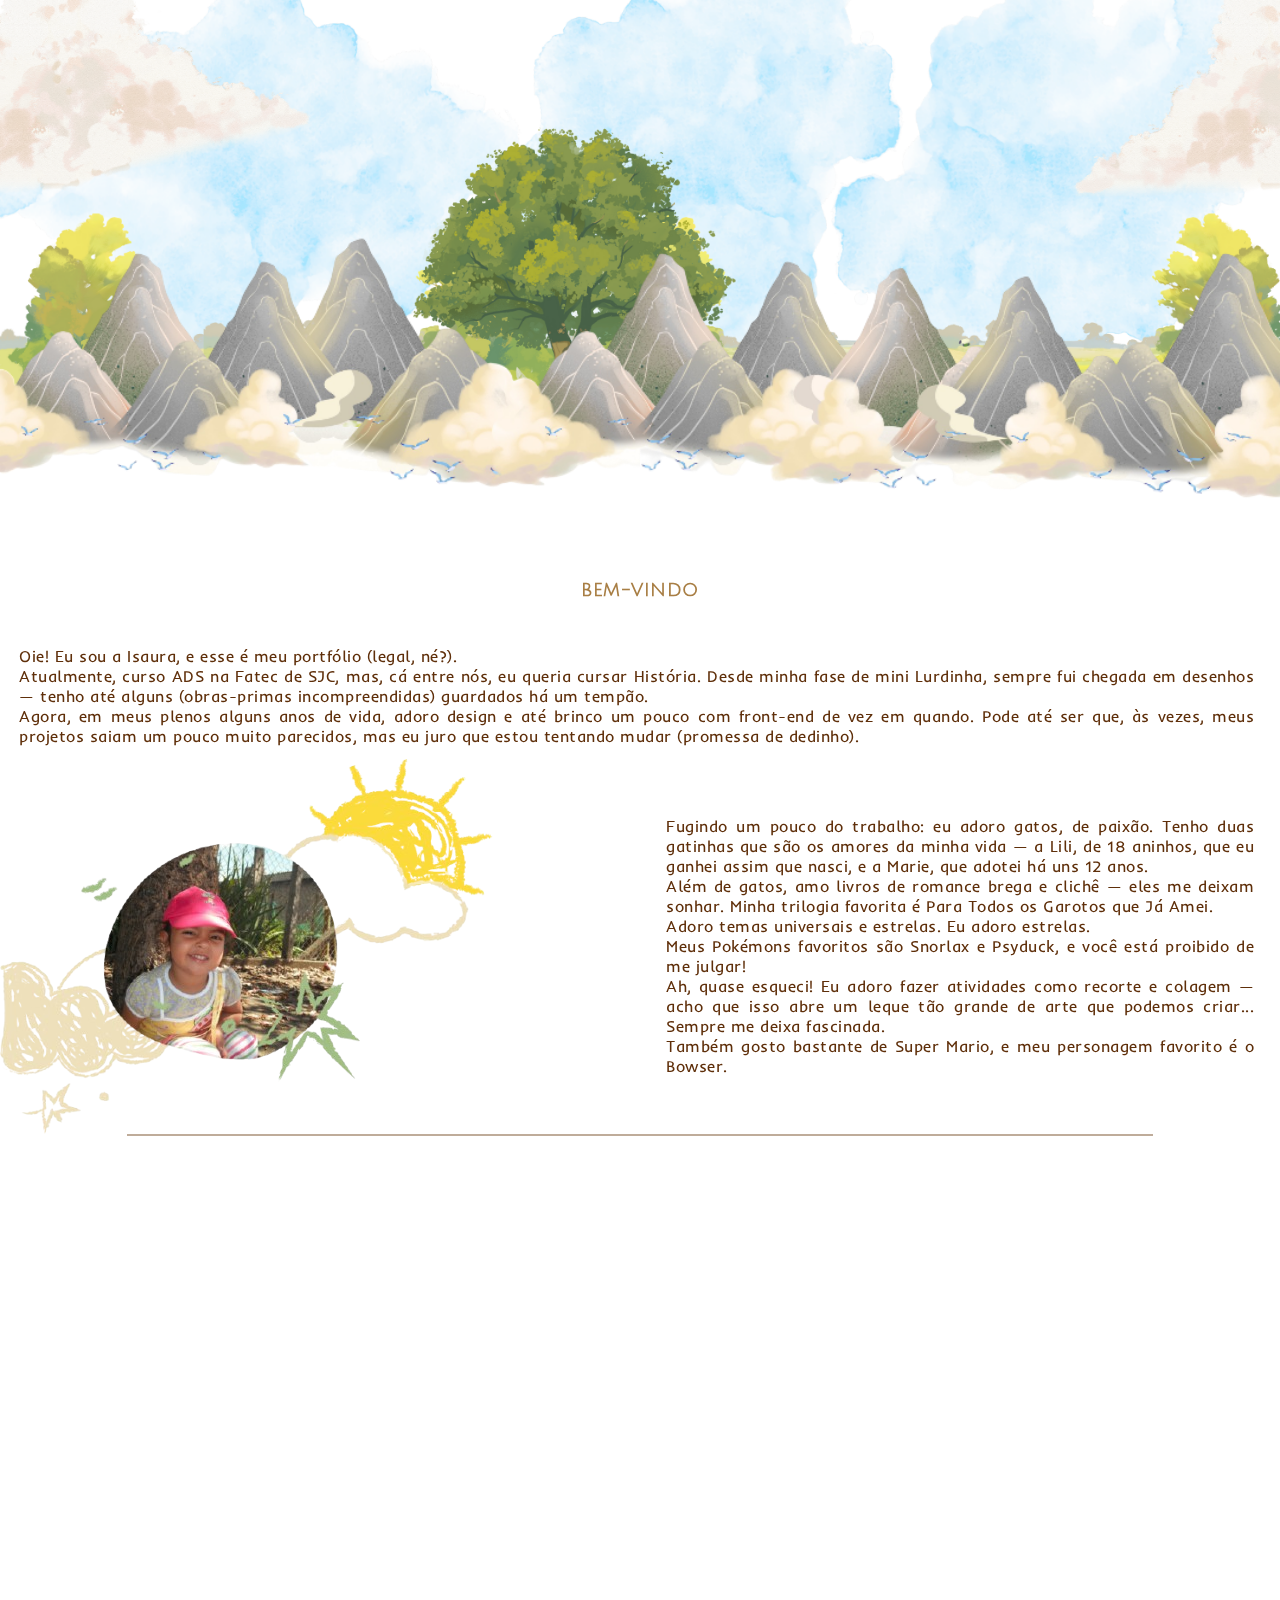
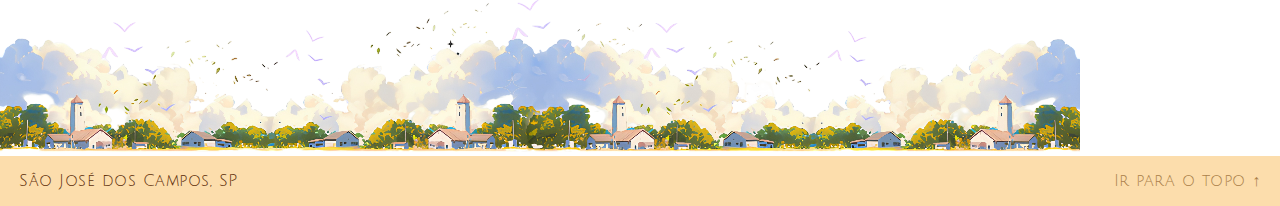
<file: public/index.html>
<!DOCTYPE html>
<html lang="en">

<head>
    <meta charset="UTF-8">
    <meta name="viewport" content="width=device-width, initial-scale=1.0">
    <title>IL Space</title>
    <link rel="stylesheet" href="./css/about.css">
    <link rel="stylesheet" href="./css/certificates.css">
    <link rel="stylesheet" href="./css/chart.css">
    <link rel="stylesheet" href="./css/contact.css">
    <link rel="stylesheet" href="./css/curiosities.css">
    <link rel="stylesheet" href="./css/curriculum.css">
    <link rel="stylesheet" href="./css/footer.css">
    <link rel="stylesheet" href="./css/godzilla.css">
    <link rel="stylesheet" href="./css/header.css">
    <link rel="stylesheet" href="./css/projects.css">
    <link rel="stylesheet" href="./css/skills.css">
    <link rel="stylesheet" href="./css/style.css">
    <link rel="stylesheet" href="https://cdnjs.cloudflare.com/ajax/libs/font-awesome/6.5.0/css/all.min.css">
    <link rel="stylesheet" href="https://unpkg.com/aos@next/dist/aos.css" />
    <link rel="icon" href="./img/icon.png" type="image/png">
</head>
<body>
    <div class="img-container">
        <img src="./img/header.png" alt="header_background" class="header-img">
    </div>
    <div class="mountain-container">
        <img src="./img/mountains.png" alt="header-mountains" class="header-mountains">
    </div>
    <header class="header_background" id="header">
        <div class="header">
            <nav id="top">
                <a href="#about" class="header-btn">sobre mim </a>
                <p id="divider">|</p>
                <a href="#portfolio" class="header-btn">portfólio </a>
                <p id="divider">|</p>
                <a href="#contact" class="header-btn">contato </a>
            </nav>
        </div>
    </header>
    <main>
        <section id="about" data-aos="fade-up" data-aos-delay="100" data-aos-duration="1000">
            <h1 class="greeting">bem-vindo</h1>
            <p class="about_1">
                Oie! Eu sou a Isaura, e esse é meu portfólio (legal, né?).
                <br>
                Atualmente, curso ADS na Fatec de SJC, mas, cá entre nós, eu queria cursar História.
                Desde minha fase de mini Lurdinha, sempre fui chegada em desenhos — tenho até alguns (obras-primas
                incompreendidas) guardados há um tempão.
                <br>
                Agora, em meus plenos alguns anos de vida, adoro design e até brinco um pouco com front-end de vez em
                quando.
                Pode até ser que, às vezes, meus projetos saiam um pouco muito parecidos, mas eu juro que estou tentando
                mudar (promessa de dedinho).
            </p>
            <div class="about_container">
                <img src="./img/me.png" alt="me">
                <p class="about_2">
                    Fugindo um pouco do trabalho: eu adoro gatos, de paixão.
                    Tenho duas gatinhas que são os amores da minha vida — a Lili, de 18 aninhos, que eu ganhei assim que
                    nasci, e a Marie, que adotei há uns 12 anos.
                    <br>
                    Além de gatos, amo livros de romance brega e clichê — eles me deixam sonhar.
                    Minha trilogia favorita é Para Todos os Garotos que Já Amei.
                    <br>
                    Adoro temas universais e estrelas. Eu adoro estrelas.
                    <br>
                    Meus Pokémons favoritos são Snorlax e Psyduck, e você está proibido de me julgar!
                    <br>
                    Ah, quase esqueci! Eu adoro fazer atividades como recorte e colagem — acho que isso abre um leque
                    tão grande de arte que podemos criar...
                    Sempre me deixa fascinada.
                    <br>
                    Também gosto bastante de Super Mario, e meu personagem favorito é o Bowser.
                </p>
            </div>
        </section>
        <hr>
        <section data-aos="fade-up" data-aos-delay="100" data-aos-duration="1000">
            <div class="images_container">
                <div class="img_box">
                    <img src="./img/5.png" alt="Imagem 1">
                    <img src="./img/4.png" alt="Imagem 2">
                    <img src="./img/2.png" alt="Imagem 3">
                    <div class="godzilla-container">
                        <img id="triggerImage" src="./img/3.png" alt="Clique aqui">
                    </div>
                    <div id="godzillaModal" class="godzilla-modal">
                        <div class="godzilla-content">
                            <img id="godzillaImage" src="./img/godzilla.png" alt="Godzilla">
                            <div class="smoke"></div>
                        </div>
                    </div>

                    <audio id="roarSound" src="./sound/godzilla-2021-roar.mp3" preload="auto"></audio>
                    <img src="./img/1.png" alt="Imagem 5">
                </div>
            </div>
        </section>
        <section data-aos="fade-up" data-aos-delay="100" data-aos-duration="1000">
            <div class="skills_container">
                <div class="skills_block">
                    <h3>coder</h3>
                    <p>Desenvolvimento Front-end</p>
                    <p>HTML/CSS</p>
                    <p>JavaScript</p>
                </div>
                <img src="./img/skills_cat.png" alt="cat" class="skills_cat">
                <div class="skills_block">
                    <h3>designer</h3>
                    <p>UI design</p>
                    <p>UX design</p>
                    <p>Identidade de marca</p>
                </div>
            </div>
        </section>
        <hr class="skills_hr" />
        <section class="curiosities_section" data-aos="fade-up" data-aos-delay="100" data-aos-duration="1000">
            <h1 class="curiosities">curiosidades</h1>
            <div class="grid_curiosities">
                <div class="flowers-container">
                    <img src="./img/curiosities-flowers.png" alt="flowers petals" class="flowers" id="flower_top">
                </div>
                <div class="curiosities_list">
                    <p>Eu adoro estrelas</p>
                    <p>Eu não sei qual é minha cor favorita</p>
                    <p>Gosto de 'Grandmacore'</p>
                    <p>Eu bebo muito chá</p>
                    <p>Eu amo preparar doces</p>
                    <p>Passear em livrarias é um hobby para mim</p>
                    <p>Eu tenho um scrapbook</p>
                </div>
            </div>
        </section>
        <hr>
        <section data-aos="fade-up" data-aos-delay="100" data-aos-duration="1000">
            <h1 class="my_skills">minhas habilidades</h1>
            <div class="center-wrapper">
                <div class="chart-container">
                    <div class="y-axis">
                        <div class="y-value">supernova</div>
                        <div class="y-value">cataclísmica</div>
                        <div class="y-value">estrela</div>
                        <div class="y-value">cosmos</div>
                    </div>
                    <div class="bars">
                        <div class="bar bar1" style="--value: 200px">
                            <p>90%</p>
                            Figma
                        </div>
                        <div class="bar bar2" style="--value: 220px">
                            <p>95%</p>
                            Amar estrelas
                        </div>
                        <div class="bar bar3" style="--value: 170px">
                            <p>70%</p>
                            Javascript
                        </div>
                        <div class="bar bar4" style="--value: 240px">
                            <p>97%</p>
                            Design
                        </div>
                    </div>
                </div>
            </div>
        </section>
        <section id="portfolio" data-aos="fade-up" data-aos-delay="100" data-aos-duration="1000">
            <div class="divider-img-chart">
                <img src="./img/flowers-divider.png" alt="flowers-divider" class="divider-img1">
                <img src="./img/flowers-divider.png" alt="flowers-divider" class="divider-img2">
            </div>
            <h1 class="portfolio">portfólio</h1>
            <h2 id="subtitle">Aqui ficam os projetos que eu já fiz. Dá uma olhada.</h2>
            <p>
                Esses são alguns dos projetos que já realizei, atuando tanto sozinha quanto em grupo.
                Meu foco é, como já disse antes, no design e na criação de identidade visual — mas quem disse que eu não
                posso desenvolver também?
            </p>
            <div class="projects-container">
                <div class="projects">
                    <div class="card" onclick="openModal('modal1')">
                        <img src="./img/siraas.png" alt="SIRAAS">
                    </div>
                    <div class="card" onclick="openModal('modal2')">
                        <img src="./img/inova.png" alt="Inova Apps" class="modal-inova-img">
                    </div>
                    <div class="card" onclick="openModal('modal3')">
                        <img src="./img/mental-mentor.png" alt="Mental Mentor">
                    </div>
                </div>
                <div id="modal1" class="modal">
                    <div class="modal-content">
                        <span class="close" onclick="closeModal('modal1')">&times;</span>
                        <iframe src="./pages/siraas.html" frameborder="0"></iframe>
                    </div>
                </div>
                <div id="modal2" class="modal">
                    <div class="modal-content">
                        <span class="close" onclick="closeModal('modal2')">&times;</span>
                        <iframe src="./pages/inova.html" frameborder="0"></iframe>
                    </div>
                </div>
                <div id="modal3" class="modal">
                    <div class="modal-content">
                        <span class="close" onclick="closeModal('modal3')">&times;</span>
                        <iframe src="./pages/mental-mentor.html" frameborder="0"></iframe>
                    </div>
                </div>
            </div>
        </section>
        <hr>
        <section data-aos="fade-up" data-aos-delay="100" data-aos-duration="1000">
            <h1 class="curriculum">cv</h1>
            <div class="box-container" id="cvBox">
                <iframe src="./docs/Isaura de Lourdes Pereira BAtista.pdf"></iframe>
                <div class="box-toggle" onclick="toggleBox()">▼ Ver mais</div>
            </div>
            <h1 class="certificates">certificações</h1>
            <h2 id="certificates-subtitle">Esses são alguns dos certificados de cursos que eu ja fiz.</h2>
            <div class="certificates">
                <img src="./docs/certificado-git.png" alt="certificado-git" id="certificates-img">
            </div>
        </section>
        <hr>
        <section id="contact" data-aos="fade-up" data-aos-delay="100" data-aos-duration="1000">
            <div class="contact-divider-container">
                <img src="./img/contact-divider1.png" alt="contact-divider" class="contact-divider">
                <img src="./img/contact-divider2.png" alt="contact-divider" class="contact-divider">
            </div>
            <h1 class="talk_with_me">fale comigo</h1>
            <p>
                Se você gostou muito do meu portfólio e quer entrar em contato comigo, podemos conversar por qualquer
                uma das redes sociais abaixo.
                Mas, se você for do tipo tradicional, pode de mandar um e-mail, não tem problema.
            </p>
            <nav class="social_media">
                <a href="https://www.linkedin.com/in/isaura-de-lourdes-0561742aa/" target="_blank">
                    <i class="fab fa-linkedin linkedin" id="icon"></i>
                </a>
                <a href="https://github.com/sunrhse" target="_blank">
                    <i class="fab fa-github github" id="icon"></i>
                </a>
                <a href="https://www.instagram.com/sunrhse/" target="_blank">
                    <i class="fab fa-instagram instagram" id="icon"></i>
                </a>
            </nav>
            <h2 class="send_email">me mande um email</h2>
            <form action="https://formsubmit.co/isauralourdes23@gmail.com" method="post" class="email_form">
                <input type="text" name="name" id="name" placeholder="Nome:" required>
                <input type="email" name="email" id="email" placeholder="E-mail:" required>
                <input type="text" name="msg" id="msg" placeholder="Mensagem:" required>
                <input type="submit" value="Enviar" name="btn-send" id="btn-send" class="btn-send">
            </form>
        </section>
    </main>
    <footer>
        <img src="./img/footer.png" alt="footer-background" class="footer-img">
        <div class="footer">
            <p style="font-family: 'Julius Sans One'; letter-spacing: 0.5px;">Sâo José dos Campos, SP</p>
            <a href="#top">Ir para o topo ↑</a>
        </div>
    </footer>

    <script src="https://unpkg.com/aos@next/dist/aos.js"></script>
    <script>
        AOS.init();
    </script>
    <script src="./js/script.js"></script>
</body>
</html>
</file>
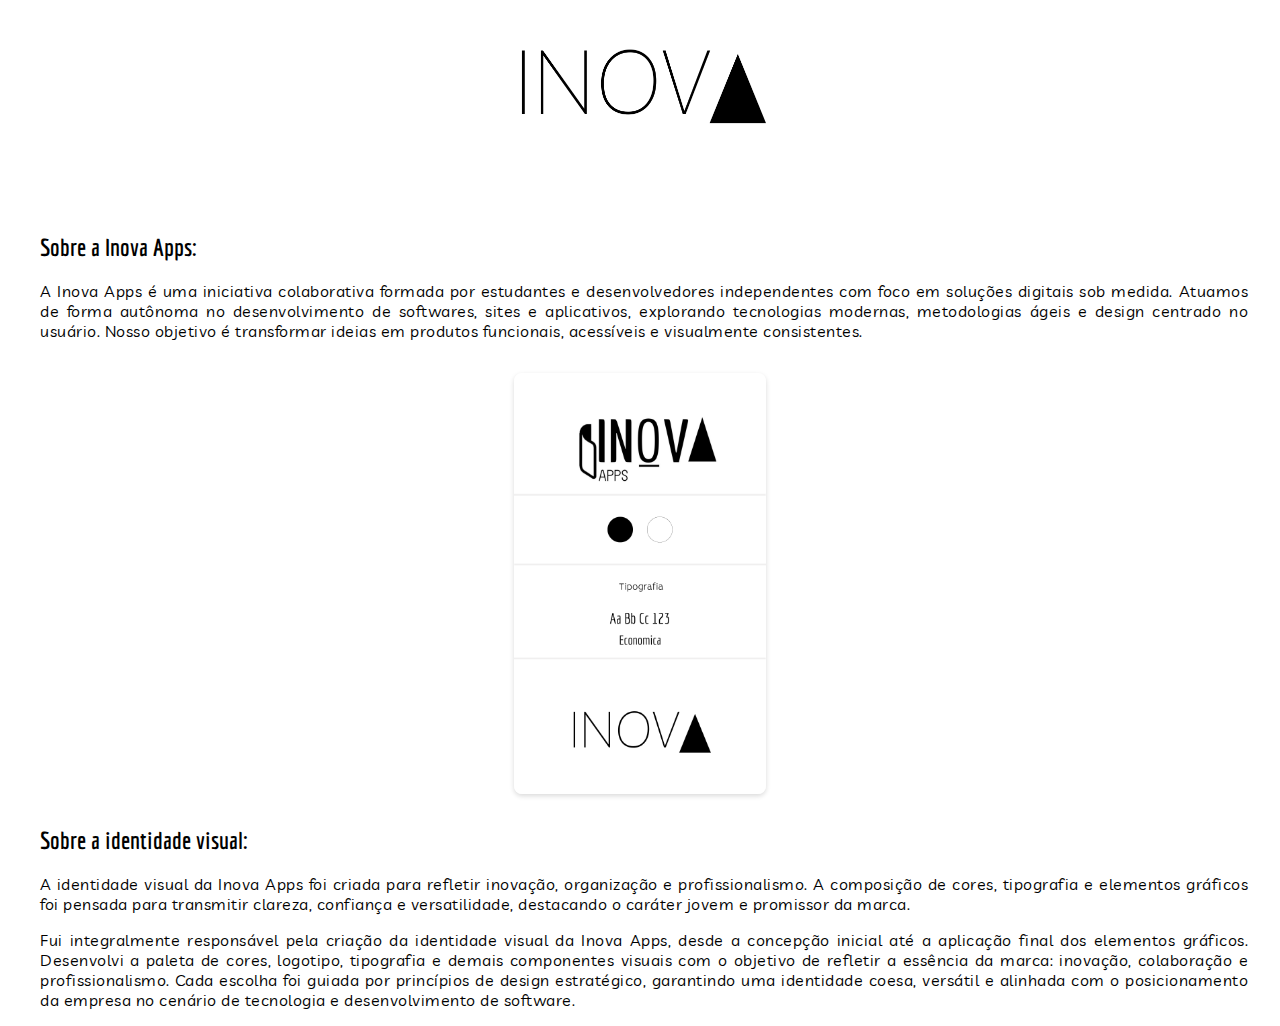
<file: public/pages/inova.html>
<!DOCTYPE html>
<html lang="en">
<head>
    <meta charset="UTF-8">
    <meta name="viewport" content="width=device-width, initial-scale=1.0">
    <title>Inova Apps</title>
    <link rel="stylesheet" href="../css/pages-inova.css">
</head>
<body>
    <header>
        <div class="logo-container">
            <img src="../img/inova apps (1).png" alt="inova-logo" class="inova-logo">
        </div>
    </header>
    <section>
        <h2>Sobre a Inova Apps:</h2>
        <p>
            A Inova Apps é uma iniciativa colaborativa formada por estudantes e desenvolvedores independentes com foco em soluções digitais sob medida.
            Atuamos de forma autônoma no desenvolvimento de softwares, sites e aplicativos, explorando tecnologias modernas, metodologias ágeis e design centrado no usuário.
            Nosso objetivo é transformar ideias em produtos funcionais, acessíveis e visualmente consistentes.
        </p>
    </section>
    <div class="img-container">
        <img src="../img/inova-identity.png" alt="inova-identity" class="inova-identity">
    </div>
    <section>
        <h2>Sobre a identidade visual:</h2>
        <p>
            A identidade visual da Inova Apps foi criada para refletir inovação, organização e profissionalismo.
            A composição de cores, tipografia e elementos gráficos foi pensada para transmitir clareza, confiança e versatilidade, destacando o caráter jovem e promissor da marca.
        </p>
        <p>
            Fui integralmente responsável pela criação da identidade visual da Inova Apps, desde a concepção inicial até a aplicação final dos elementos gráficos.
            Desenvolvi a paleta de cores, logotipo, tipografia e demais componentes visuais com o objetivo de refletir a essência da marca: inovação, colaboração e profissionalismo.
            Cada escolha foi guiada por princípios de design estratégico, garantindo uma identidade coesa, versátil e alinhada com o posicionamento da empresa no cenário de tecnologia e desenvolvimento de software.
        </p>
    </section>
</body>
</html>
</file>
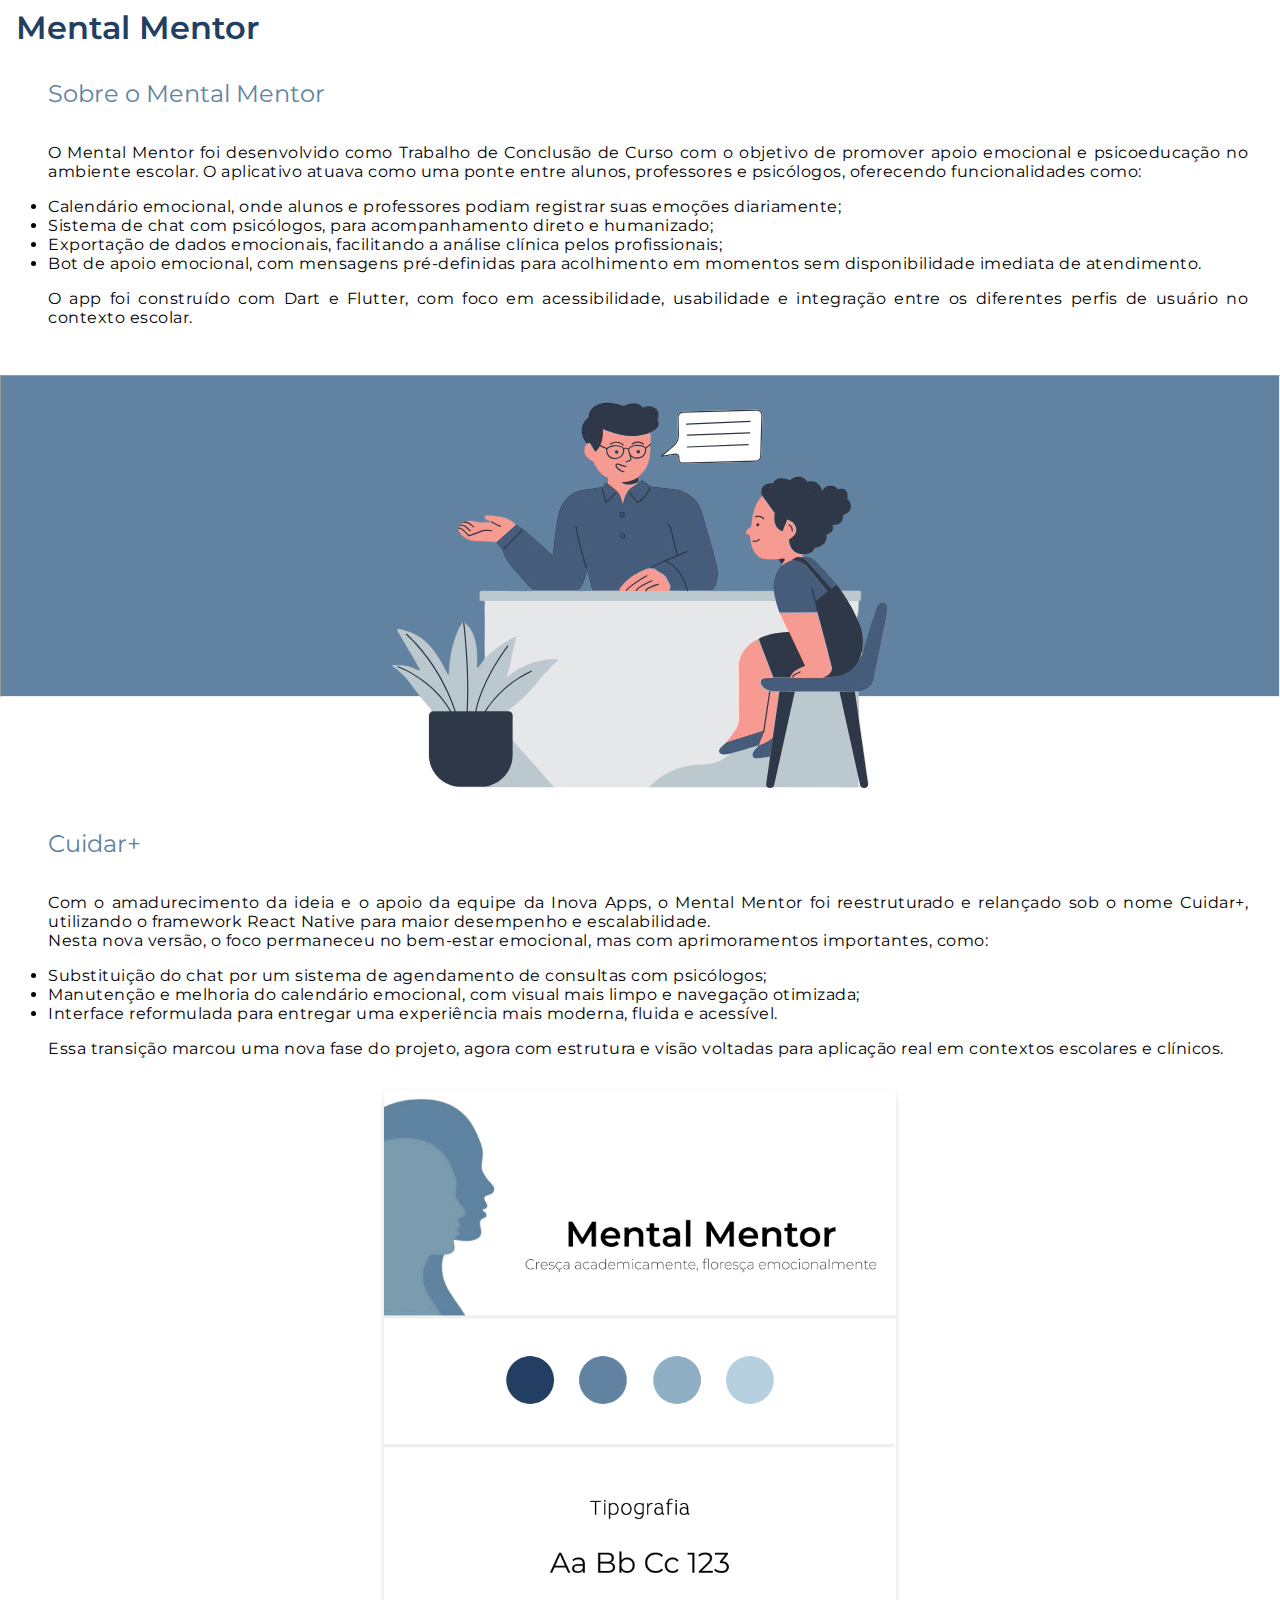
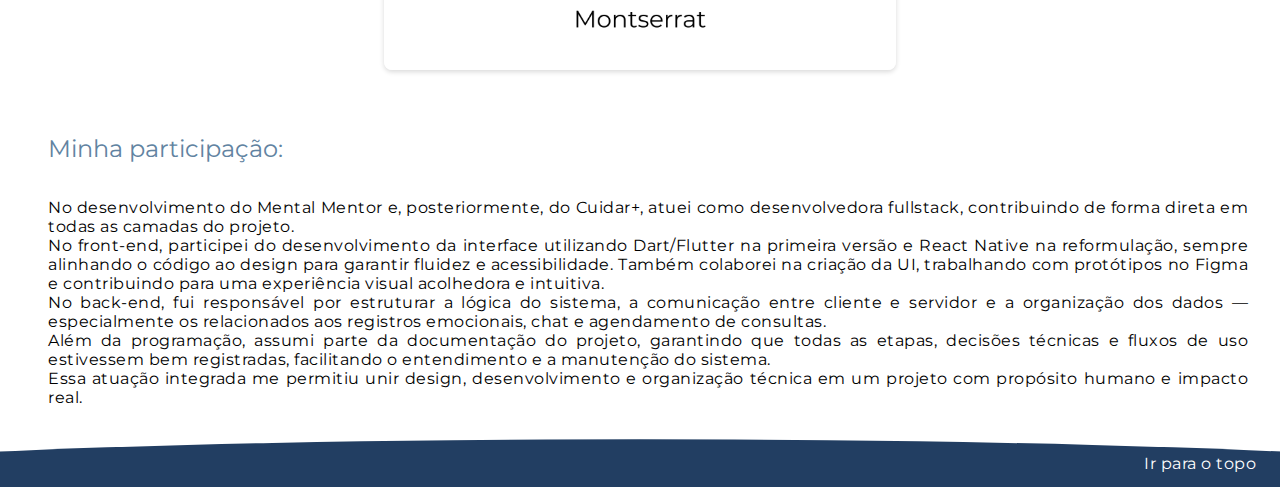
<file: public/pages/mental-mentor.html>
<!DOCTYPE html>
<html lang="en">
<head>
    <meta charset="UTF-8">
    <meta name="viewport" content="width=device-width, initial-scale=1.0">
    <link rel="stylesheet" href="../css/pages-mental-mentor.css">
    <title>Mental Mentor</title>
</head>
<body>
    <header id="mm-header">
        <h1>Mental Mentor</h1>
    </header>
    <section>
        <h2 class="about">Sobre o Mental Mentor</h2>
        <p>O Mental Mentor foi desenvolvido como Trabalho de Conclusão de Curso com o objetivo de promover apoio emocional e psicoeducação no ambiente escolar.
            O aplicativo atuava como uma ponte entre alunos, professores e psicólogos, oferecendo funcionalidades como:</p>
        <ul>
            <li>Calendário emocional, onde alunos e professores podiam registrar suas emoções diariamente;</li>
            <li>Sistema de chat com psicólogos, para acompanhamento direto e humanizado;</li>
            <li>Exportação de dados emocionais, facilitando a análise clínica pelos profissionais;</li>
            <li>Bot de apoio emocional, com mensagens pré-definidas para acolhimento em momentos sem disponibilidade imediata de atendimento.</li>
        </ul>
        <p>O app foi construído com Dart e Flutter, com foco em acessibilidade, usabilidade e integração entre os diferentes perfis de usuário no contexto escolar.</p>
    </section>
    <hr id="divider">
    <div class="img-container">
        <img src="../img/mental-character.png" alt="mm-character" class="mm-character">
    </div>
    <section>
        <h2 class="about" id="cuidar">Cuidar+</h2>
        <p>Com o amadurecimento da ideia e o apoio da equipe da Inova Apps, o Mental Mentor foi reestruturado e relançado sob o nome Cuidar+, utilizando o framework React Native para maior desempenho e escalabilidade.</p>
        <p>Nesta nova versão, o foco permaneceu no bem-estar emocional, mas com aprimoramentos importantes, como:</p>
        <ul>
            <li>Substituição do chat por um sistema de agendamento de consultas com psicólogos;</li>
            <li>Manutenção e melhoria do calendário emocional, com visual mais limpo e navegação otimizada;</li>
            <li>Interface reformulada para entregar uma experiência mais moderna, fluida e acessível.</li>
        </ul>
        <p>Essa transição marcou uma nova fase do projeto, agora com estrutura e visão voltadas para aplicação real em contextos escolares e clínicos.</p>
    </section>
    <div class="identity-container">
        <img src="../img/mm-identity.png" alt="mm-identity" class="mm-identity">
    </div>
    <section id="part">
        <h2 class="part">Minha participação: </h2>
        <p>No desenvolvimento do Mental Mentor e, posteriormente, do Cuidar+, atuei como desenvolvedora fullstack, contribuindo de forma direta em todas as camadas do projeto.</p>
        <p>No front-end, participei do desenvolvimento da interface utilizando Dart/Flutter na primeira versão e React Native na reformulação, sempre alinhando o código ao design para garantir fluidez e acessibilidade.
            Também colaborei na criação da UI, trabalhando com protótipos no Figma e contribuindo para uma experiência visual acolhedora e intuitiva.</p>
        <p>No back-end, fui responsável por estruturar a lógica do sistema, a comunicação entre cliente e servidor e a organização dos dados — especialmente os relacionados aos registros emocionais, chat e agendamento de consultas.</p>
        <p>Além da programação, assumi parte da documentação do projeto, garantindo que todas as etapas, decisões técnicas e fluxos de uso estivessem bem registradas, facilitando o entendimento e a manutenção do sistema.</p>
        <p>Essa atuação integrada me permitiu unir design, desenvolvimento e organização técnica em um projeto com propósito humano e impacto real.</p>
    </section>
    <footer>
        <a href="#mm-header">
            <p>Ir para o topo</p>
        </a>
    </footer>
</body>
</html>
</file>
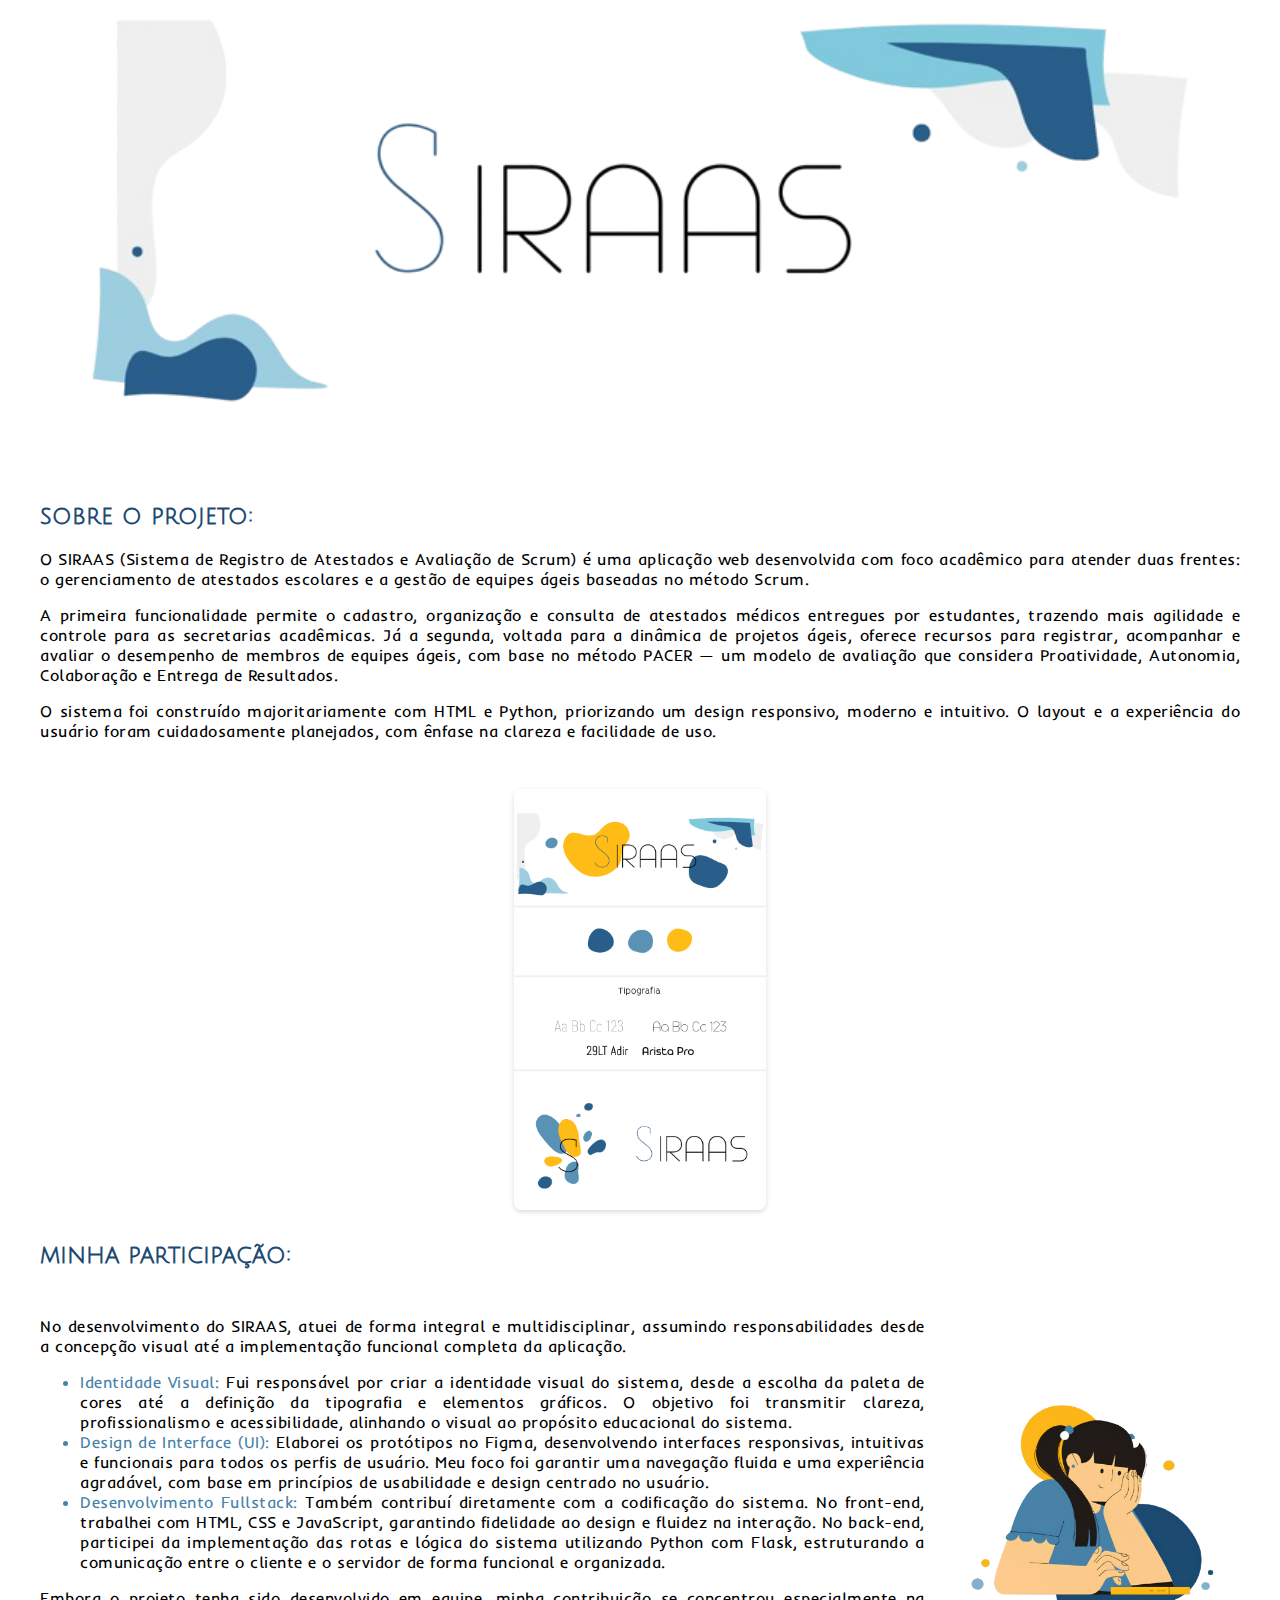
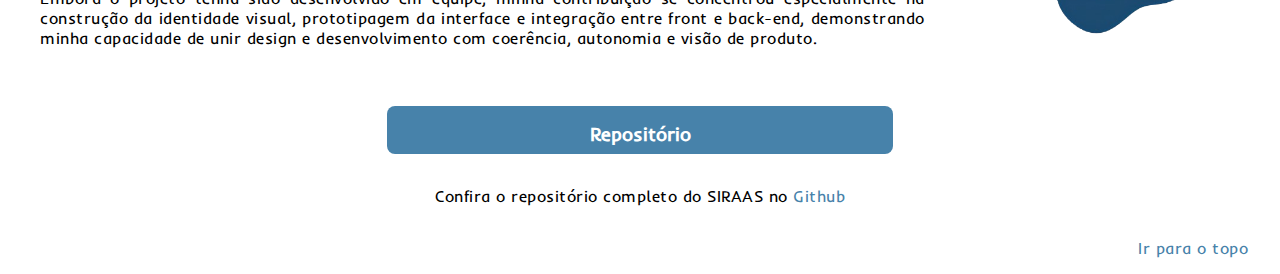
<file: public/pages/siraas.html>
<!DOCTYPE html>
<html lang="en">

<head>
    <meta charset="UTF-8">
    <meta name="viewport" content="width=device-width, initial-scale=1.0">
    <title>SIRAAS</title>
    <link rel="stylesheet" href="../css/pages-siraas.css">
</head>

<body>
    <header id="siraas-header">
        <img src="../img/siraas-logo.png" alt="sirass-logo" class="header-img">
    </header>
    <section>
        <div class="proj-container">
        <h2>sobre o projeto:</h2>
        <div class="proj-text">
        <p>
            O SIRAAS (Sistema de Registro de Atestados e Avaliação de Scrum) é uma aplicação web desenvolvida com foco
            acadêmico para atender duas frentes:
            o gerenciamento de atestados escolares e a gestão de equipes ágeis baseadas no método Scrum.
        </p>
        <p>
            A primeira funcionalidade permite o cadastro, organização e consulta de atestados médicos entregues por
            estudantes, trazendo mais agilidade e controle para as secretarias acadêmicas.
            Já a segunda, voltada para a dinâmica de projetos ágeis, oferece recursos para registrar, acompanhar e
            avaliar o desempenho de membros de equipes ágeis, com base no método PACER — um modelo de avaliação que
            considera Proatividade, Autonomia, Colaboração e Entrega de Resultados.
        </p>
        <p>
            O sistema foi construído majoritariamente com HTML e Python, priorizando um design responsivo, moderno e
            intuitivo.
            O layout e a experiência do usuário foram cuidadosamente planejados, com ênfase na clareza e facilidade de
            uso.
        </p>
        </div>
    </div>
    </section>
    <div class="proj-img-container">
        <img src="../img/siraas-identity.png" alt="siraas-identity" class="siraas-identity">
    </div>
    <section>
        <div part-container>
            <h2 class="part-title">minha participação:</h2>
            <div class="row-container">
            <div class="part-text">
                <p>
                    No desenvolvimento do SIRAAS, atuei de forma integral e multidisciplinar, assumindo
                    responsabilidades
                    desde a concepção visual até a implementação funcional completa da aplicação.
                </p>
                <div class="list-container">
                    <ul>
                        <li>
                            <span class="list-title">Identidade Visual:</span>
                            Fui responsável por criar a identidade visual do sistema, desde a escolha
                            da
                            paleta de cores até a definição da tipografia e elementos gráficos.
                            O objetivo foi transmitir clareza, profissionalismo e acessibilidade, alinhando o visual ao
                            propósito educacional do sistema.
                        </li>
                        <li>
                            <span class="list-title">Design de Interface (UI):</span>
                            Elaborei os protótipos no Figma, desenvolvendo interfaces
                            responsivas,
                            intuitivas e funcionais para todos os perfis de usuário.
                            Meu foco foi garantir uma navegação fluida e uma experiência agradável, com base em
                            princípios
                            de usabilidade e design centrado no usuário.
                        </li>
                        <li>
                            <span class="list-title">Desenvolvimento Fullstack:</span>
                            Também contribuí diretamente com a codificação do sistema.
                            No front-end, trabalhei com HTML, CSS e JavaScript, garantindo fidelidade ao design e
                            fluidez na
                            interação.
                            No back-end, participei da implementação das rotas e lógica do sistema utilizando Python com
                            Flask, estruturando a comunicação entre o cliente e o servidor de forma funcional e
                            organizada.
                        </li>
                    </ul>
                </div>
                <p>
                    Embora o projeto tenha sido desenvolvido em equipe, minha contribuição se concentrou especialmente
                    na
                    construção da identidade visual, prototipagem da interface e integração entre front e back-end,
                    demonstrando minha capacidade de unir design e desenvolvimento com coerência, autonomia e visão de
                    produto.
                </p>
            </div>
            <div class="img-container">
                <img src="../img/siraas-character.png" alt="siraas-character">
            </div>
            </div>
        </div>
    </section>
    <section>
        <div class="repo-container">
            <h3>Repositório</h3>
            <nav>
                <p>Confira o repositório completo do SIRAAS no <a href="https://github.com/Gabrielle0905/SIRAAS" class="modal-link" target="_blank">Github</a></p>
            </nav>
        </div>
    </section>
    <footer>
        <a href="#siraas-header">
            <p>Ir para o topo</p>
        </a>
    </footer>
</body>
</html>
</file>
<file: public/css/about.css>
@import url('https://fonts.googleapis.com/css2?family=Inder&family=Julius+Sans+One&display=swap');

.greeting
{
    text-align: center;
}

.about_1
{
    text-align: justify;
    margin-left: 1.5%;
    margin-right: 2%;
    margin-top: 3.5%;
    margin-bottom: 1%;
}

.about_container
{
    display: flex;
    align-items: center;
    gap: 0.5%x;
}

.about_2
{
    text-align: justify;
    margin-right: 2%;
}
</file>
<file: public/css/certificates.css>
@import url('https://fonts.googleapis.com/css2?family=Inder&family=Julius+Sans+One&display=swap');

.certificates{
    text-align: center;
    margin-top: 3.5rem;
}

#certificates-subtitle{
    font-family: 'Inder';
    text-align: center;
    margin-top: 1rem;
}

#certificates-img{
    width: 35%;
    background-color: transparent;
    border: none;
    padding: 2.5px;
    border-radius: 5px;
    color: #333;
    box-sizing: border-box;
    box-shadow: 0 2px 4px rgba(0, 0, 0, 0.3);
    margin-bottom: 2rem;
}
</file>
<file: public/css/chart.css>
@import url('https://fonts.googleapis.com/css2?family=Inder&family=Julius+Sans+One&display=swap');

.my_skills
{
  margin-top: 5%;
  text-align: right;
  margin-right: 5%  ;
}

.center-wrapper {
  margin-left: 12%;
}


.chart-container {
  margin-top: 5%;
  display: flex;
  align-items: flex-end;
  height: 250px;
  width: 800px;
  padding: 20px;
  position: relative;
  border-bottom: 2px solid #e2e2e2;
  gap: 15%;
  margin-left: 10%;
}

.y-axis {
  display: flex;
  flex-direction: column;
  justify-content: space-between;
  height: 250px;
  text-align: justify;
  width: 100px;
}

.y-value {
  font-family: 'Julius Sans One';
  font-size: 16px;
  color: #B3937A;
}

.bars {
  display: flex;
  align-items: flex-end;
  justify-content: space-between;
  flex: 1;
  height: 100%;
  font-family: 'Inder';
}

.bars p
{
  color: white;
}

.bar
{
  width: 100px;
  color: white;
  text-align: center;
  border-radius: 5px 5px 0 0;
  height: 0;
  animation: grow 1s forwards;
  animation-delay: calc(var(--value) * 0.01s);
  position: relative;
  transition: transform 0.3s ease, background 0.3s ease;
  cursor: pointer;
}  

.bar1
{
  background: #C5D0AB;
}

.bar1 p, .bar2 p
{
  margin-top: 150%;
}

.bar3 p
{
  margin-top: 120%;
}

.bar4 p
{
  margin-top: 190%;
}

.bar2
{
  background: #e6c5bd;
}

.bar3
{
  background: #B7BE8D;
}

.bar4
{
  background: #CDBAA5;
}
  
.bar1:hover
{
  transform: scale(1.2);
  background: #C5D0AB;
  z-index: 1;
}

.bar2:hover
{
  transform: scale(1.2);
  background: #e6c5bd;
  z-index: 1;
}

.bar3:hover
{
  transform: scale(1.2);
  background: #B7BE8D;
  z-index: 1;
}

.bar4:hover
{
  transform: scale(1.2);
  background: #CDBAA5;
  z-index: 1;
}
  
.bar::before
{
  content: attr(--value);
  position: absolute;
  top: -25px;
  width: 100%;
  text-align: center;
  font-size: 12px;
  color: #333;
}
  
@keyframes grow
{
  to
  {
    height: var(--value);
  }
}
</file>
<file: public/css/contact.css>
@import url('https://fonts.googleapis.com/css2?family=Inder&family=Julius+Sans+One&display=swap');

.talk_with_me
{
  text-align: center;
  margin-top: 1.5%;
  margin-bottom: 2%;
}

#contact p
{
  text-align: center;
}

.social_media
{
  display: flex;
  justify-content: center;
  align-items: center;
  gap: 20px;
  height: 80px;
  margin-top: 1%;
}

.linkedin, .github, .instagram
{
  font-size: 37.5px;
  color: #B3937A;
  margin-top: 2%;
}

.send_email
{
  margin-left: 1.5%;
  margin-top: 1%;
  margin-bottom: 1%;
}

.email_form {
  display: grid;
  grid-template-columns: 1fr 1fr;
  gap: 20px;
  max-width: 800px;
  margin: 0 auto;
  padding: 20px;
  position: relative;
}

#name, #email
{
  background-color: transparent;
  border: none;
  padding: 15px;
  border-radius: 10px;
  font-size: 14px;
  color: #333;
  width: 100%;
  box-sizing: border-box;
  box-shadow: 0 4px 8px rgba(0, 0, 0, 0.3);
  height: 50px;
}

#msg
{
  background-color: transparent;
  border: none;
  padding: 15px;
  border-radius: 10px;
  font-size: 14px;
  color: #333;
  width: 100%;
  box-sizing: border-box;
  box-shadow: 0 4px 8px rgba(0, 0, 0, 0.3);
  height: 50px;
}

.email_form input[type="text"]:focus, .email_form input[type="email"]:focus
{
  box-shadow: 0 0 10px rgba(241, 137, 191, 0.5);
}

#msg {
  height: 120px; /* Faz o input parecer uma área de mensagem */
  grid-column: 2 / 3;
  grid-row: 1 / span 2;
  padding-top: 20px;
}

#btn-send {
  font-family: 'Julius Sans One';
  background-color: #cdb38d;
  border: none;
  padding: 12px 24px;
  border-radius: 15px;
  font-size: 14px;
  font-weight: bold;
  color: #937249;;
  grid-column: 2 / 3;
  justify-self: end;
  margin-top: 20px;
  cursor: pointer;
  transition: background-color 0.3s;
}

#btn-send:hover {
  background-color: #b69c77;
}
</file>
<file: public/css/curiosities.css>
@import url('https://fonts.googleapis.com/css2?family=Inder&family=Julius+Sans+One&display=swap');

.curiosities_section
{
  display: flex;
  flex-direction: column;
  align-items: center;
  padding: 2rem 1rem;
}

.curiosities
{
  font-size: 1.5rem;
  color: #a47b51;
  margin-bottom: 2rem;
}

.grid_curiosities
{
  display: grid;
  grid-template-columns: 1fr 2fr 1fr;
  grid-template-rows: auto auto auto;
  gap: 1rem;
  width: 100%;
  align-items: center;
  justify-items: center;
  position: relative;
}

#flower_top
{
  grid-column: 1;
  grid-row: 1;
  margin-right: 15%;
  margin-top: -5%;
  width: 250px;
}

.curiosities_list {
  grid-column: 1;
  grid-row: 2;
  display: flex;
  flex-direction: column;
  gap: 0.6rem;
  text-align: justify;
  margin-left: 20%;
  margin-top: 5%;
}

#flower_middle
{
  grid-column: 3;
  grid-row: 2;
  width: 270px;
  margin-right: 440%;
  margin-top: -105%;
  transform: skew(10deg, 15deg);
 
}

#flower_bottom
{
  grid-column: 3;
  grid-row: 2;
  width: 250px;
  margin-right: 270%;
  margin-top: -70%;
}
#flower_bottom2
{
  grid-column: 3;
  grid-row: 2;
  width: 250px;
  margin-right: 100%;
  margin-top: -30%;
}

#flower_bottom3
{
  grid-column: 3;
  grid-row: 2;
  width: 250px;
  margin-left: 20%;
  margin-top: 5%;
  transform: skew(10deg, 15deg);
}

.fence_img
{
  margin-top: 2rem;
  max-width: 90%;
}
</file>
<file: public/css/curriculum.css>
@import url('https://fonts.googleapis.com/css2?family=Inder&family=Julius+Sans+One&display=swap');

.curriculum
{
  text-align: center;
  margin-top: 5%;
}

.box-container {
  width: 80%;
  margin: 40px auto;
  border: 2px solid #B3937A;
  border-radius: 15px;
  overflow: hidden;
  font-family: 'Julius Sans One', sans-serif;
  transition: max-height 0.6s ease;
  max-height: 300px;
  position: relative;
}

.box-container.expanded {
  max-height: 900px;
}

.box-container iframe {
  width: 100%;
  height: 900px;
  border: none;
}

.box-toggle {
  position: absolute;
  bottom: 0;
  width: 100%;
  text-align: center;
  background: linear-gradient(to top, #fff 60%, transparent);
  cursor: pointer;
  padding: 20px 0;
  color: #A87E44;
  font-weight: bold;
}
</file>
<file: public/css/footer.css>
@import url('https://fonts.googleapis.com/css2?family=Inder&family=Julius+Sans+One&display=swap');

.footer_background
{
  margin-bottom: -0.5%;
}

.footer
{
 background-color: #FCDDAC;
 font-family: 'Julius Sans One';
 letter-spacing: 0.5px;
 color: #AA7F4A;
 display: flex;
 flex-direction: row;
 justify-content: space-between;
 padding-left: 1.5%;
 padding-right: 1.5%;
 height: 50px;
 align-items: center;
}

.footer a
{
  text-decoration: none;
  color: #AA7F4A;
}

.footer a:visited
{
  color: #AA7F4A;
}
</file>
<file: public/css/godzilla.css>
.godzilla-container {
  cursor: pointer;
  width: 250px;
  height: 180px;
  border-radius: 10px;
  overflow: hidden;
  box-shadow: 0 3px 8px rgba(0, 0, 0, 0.2);
  transition: transform 0.3s ease;
}

.godzilla-container:hover {
  transform: scale(1.05);
}

.godzilla-modal {
  display: none;
  position: fixed;
  z-index: 999;
  top: 0;
  left: 0;
  width: 100vw;
  height: 100vh;
  background-color: rgba(0, 0, 0, 0.8);
  justify-content: center;
  align-items: center;
}

.godzilla-content {
  position: relative;
  width: 400px;
  height: 400px;
  animation: growIn 0.6s ease;
}

#godzillaImage {
  width: 100%;
  height: 100%;
  object-fit: contain;
  z-index: 11;
  mask-image: radial-gradient(circle, rgba(0, 0, 0, 1) 40%, rgba(0, 0, 0, 0.5) 65%, rgba(0, 0, 0, 0) 90%);
  -webkit-mask-image: radial-gradient(circle, rgba(0, 0, 0, 1) 40%, rgba(0, 0, 0, 0.5) 65%, rgba(0, 0, 0, 0) 90%);
}

.smoke {
  position: absolute;
  width: 100%;
  height: 100%;
  background: radial-gradient(circle, rgba(255,255,255,0.4) 0%, transparent 80%);
  animation: smokeRise 2s ease-in-out infinite;
  z-index: 10;
  pointer-events: none;
}

@keyframes growIn {
  0% {
    opacity: 0;
    transform: scale(0.3) rotate(-20deg);
  }
  100% {
    opacity: 1;
    transform: scale(1) rotate(0);
  }
}

@keyframes smokeRise {
  0% {
    opacity: 0.3;
    transform: scale(1) translateY(0);
  }
  50% {
    opacity: 0.6;
    transform: scale(1.2) translateY(-10px);
  }
  100% {
    opacity: 0.2;
    transform: scale(1.4) translateY(-20px);
  }
}
</file>
<file: public/css/header.css>
@import url('https://fonts.googleapis.com/css2?family=Inder&family=Julius+Sans+One&display=swap');

#header
{
  display: flex;
  justify-content: center;
  margin-top: -2%;
  margin-bottom: 2%;
}

.header-img{
  width: 100%;
}

.img-container{
  display: flex;
}

.header-mountains{
  width: 100%;
  margin-top: -17.15rem;
}

.mountain-container{
  display: flex;
}

nav{
  display: flex;
  flex-direction: row;
  gap: 10px;
  margin-top: -180%;
}

nav a
{
    font-family: 'Julius Sans One';
    font-size: 20px;
    color: #A87E44;
    text-decoration: none;
    letter-spacing: 0.5px;
}

nav a:visited
{
    color: #A87E44;
}

#divider{
  font-family: 'Julius Sans One';
  font-size: 20px;
  color: #A87E44;
  letter-spacing: 0.5px;
}

.header-btn{
  display: inline-block;
  transition: transform 0.3s ease;
  position: relative;
}

.header-btn:hover{
  animation: focus 0.6s ease;
}

@keyframes focus{
  0% {
    transform: translateY(0) rotate(0deg);
  }
  25% {
    transform: translateY(-5px) rotate(-3deg);
  }
  50% {
    transform: translateY(-7px) rotate(3deg);
  }
  75% {
    transform: translateY(-5px) rotate(-2deg);
  }
  100% {
    transform: translateY(0) rotate(0deg);
  }
}
</file>
<file: public/css/projects.css>
@import url('https://fonts.googleapis.com/css2?family=Inder&family=Julius+Sans+One&display=swap');

.portfolio {
  text-align: center;
  margin-top: 5%;
}


#subtitle {
  margin-top: 2.5%;
  text-align: center;
}

#portfolio p {
  text-align: justify;
  margin-left: 1.5%;
  margin-right: 2%;
  margin-top: 2%;
}

.projects-container{
  margin-top: 3rem;
  margin-bottom: 3rem;
}

.projects {
  display: flex;
  justify-content: center;
  gap: 30px;
  flex-wrap: wrap;
}

.card {
  width: 300px;
  height: 300px;
  background: #fff;
  border-radius: 16px;
  box-shadow: 0 8px 16px rgba(0, 0, 0, 0.15);
  overflow: hidden;
  transition: transform 0.3s;
  cursor: pointer;
}

.card:hover {
  transform: scale(1.05);
}

.card img {
  width: 100%;
  height: 100%;
  object-fit: cover;
}

.modal {
  display: none;
  position: fixed;
  z-index: 999;
  left: 0;
  top: 0;
  width: 100vw;
  height: 100vh;
  background-color: rgba(0, 0, 0, 0.7);
  justify-content: center;
  align-items: center;
  padding: 20px;
}

.modal-content {
  background: #fff;
  padding: 25px;
  border-radius: 14px;
  width: 90vw;
  max-width: 1200px;
  overflow: auto;
  position: relative;
  box-shadow: 0 0 30px rgba(0, 0, 0, 0.4);
  animation: zoomIn 0.3s ease;
  display: flex;
  flex-direction: column;
}

.modal-content img {
  width: 100%;
  height: auto;
  border-radius: 10px;
}

.modal-content iframe {
  width: 100%;
  height: 500px;
  border: none;
  border-radius: 10px;
}

.close {
  position: absolute;
  top: 12px;
  right: 20px;
  font-size: 32px;
  color: #555;
  font-weight: bold;
  cursor: pointer;
}

.close:hover {
  color: #000;
}

@keyframes zoomIn {
  from {
    transform: scale(0.8);
    opacity: 0;
  }

  to {
    transform: scale(1);
    opacity: 1;
  }
}
</file>
<file: public/css/skills.css>
@import url('https://fonts.googleapis.com/css2?family=Inder&family=Julius+Sans+One&display=swap');

.images_container
{
  margin-top: 1%;
}

.img_box
{
  display: flex;
  flex-direction: row;
  gap: 15px;
  justify-content: center;
}

.img_box img
{
  width: 15%;
  background-color: transparent;
  border: none;
  padding: 2.5px;
  border-radius: 5px;
  color: #333;
  box-sizing: border-box;
  box-shadow: 0 2px 4px rgba(0, 0, 0, 0.3);
}

hr
{
  width: 80%;
  border: 0.25px solid #BFAC9A;
  margin: 0 auto;
}

.skills_hr
{
  margin-top: 2.5%;
}

.skills_container
{
  display: flex;
  justify-content: center;
  align-items: center;
  margin-top: 5%;
}

.skills_block
{
    display: flex;
    flex-direction: column;
}

.skills_block h3
{
    padding-bottom: 5%;
}

.skills_cat
{
    margin-right: 10%;
}

.skills_hr
{
  margin: 0 auto;
  width: 90%;
  border: 0;
  border-top: 1px solid #a47b51;
}
</file>
<file: public/css/style.css>
@import url('https://fonts.googleapis.com/css2?family=Inder&family=Julius+Sans+One&display=swap');

*
{
  margin: 0;
  padding: 0;
}

h1
{
    font-family: 'Julius Sans One';
    font-size: 20px;
    color: #A87E44;
    letter-spacing: 0.5px;
}

#subtitle
{
    font-family: 'Inder';
    font-size: 18px;
    color: #B3937A;
}

h2
{
    font-family: 'Julius Sans One';
    font-size: 18px;
    color: #B3937A;
}

h3
{
    font-family: 'Julius Sans One';
    font-family: 16px;
    color: #816657;
    letter-spacing: 0.5px;
}

p
{
    font-family: 'Inder';
    font-size: 16px;
    color: #5F2F0A;
    letter-spacing: 0.5px;
}
</file>
<file: public/css/pages-inova.css>
@import url('https://fonts.googleapis.com/css2?family=Economica:ital,wght@0,400;0,700;1,400;1,700&family=Livvic:ital,wght@0,100;0,200;0,300;0,400;0,500;0,600;0,700;0,900;1,100;1,200;1,300;1,400;1,500;1,600;1,700;1,900&display=swap');

.logo-container{
    display: flex;
    justify-content: center;
}

.inova-logo{
    width: 20%;
    height: auto;
    margin-top: -3rem;
}

h2{
    font-family: 'Economica';
    margin-left: 2rem;
    margin-right: 1.5rem;
}

p{
    font-family: 'Livvic';
    margin-left: 2rem;
    margin-right: 1.5rem;
    letter-spacing: 0.5px;
    text-align: justify;
}

.img-container{
    display: flex;
    justify-content: center;
    margin-top: 2rem;
    margin-bottom: 2rem;
}

.inova-identity{
    margin: auto;
    transition: transform 0.6s ease, box-shadow 0.6s ease;
    box-shadow: 0 2px 5px rgba(0, 0, 0, 0.15);
    border-radius: 8px;
    max-width: 100%;
    width: 20%;
}

.inova-identity:hover{
    transform: translateY(-2px);
    box-shadow: 0 4px 12px rgba(0, 0, 0, 0.2);
}
</file>
<file: public/css/pages-mental-mentor.css>
@import url('https://fonts.googleapis.com/css2?family=Montserrat:ital,wght@0,100..900;1,100..900&display=swap');

*{
    margin: 0;
    padding: 0;
}

h1{
    font-family: 'Montserrat';
    color: #223e62;
    font-weight: 600;
    margin-left: 1rem;
    margin-top: 0.5rem;
}

.about, .part{
    color: #6183a1;
    font-family: 'Montserrat';
    font-weight: 400;
    height: 4rem;
    margin-top: 2rem;
    
}

ul{
    margin-top: 1rem;
    margin-bottom: 1rem;
}

p, li{
    font-family: 'Montserrat';
    font-family: 300;
    text-align: justify;
    letter-spacing: 0.5px;
    margin-right: 2rem;
}

.about, .part, p, li{
    margin-left: 3rem;
}

#part{
    margin-bottom: 2rem;
}

#divider{
    margin-top: 3rem;
    background-color: #6183a1;
    height: 20rem;
}

.img-container{
    display: flex;
    justify-content: center;
}

.mm-character{
    margin-top: -22rem;
}

#cuidar{
    margin-top: -1rem;
}

.identity-container{
    display: flex;
    justify-content: center;
}

.mm-identity{
    margin-top: 2rem;
    margin-bottom: 2rem;
    transition: transform 0.6s ease, box-shadow 0.6s ease;
    box-shadow: 0 2px 5px rgba(0, 0, 0, 0.15);
    border-radius: 8px;
    max-width: 100%;
    width: 40%;
}

.mm-identity:hover{
    transform: translateY(-2px);
    box-shadow: 0 4px 12px rgba(0, 0, 0, 0.2);
}

footer {
    background-color: #223e62;
    height: 3rem;
    clip-path: ellipse(75% 100% at 50% 100%);
    display: flex;
    align-items: center;
    justify-content: flex-end;
    padding-right: 1.5rem;
}

footer p {
    color: white;
    margin: 0;
    font-size: 1rem;
}


a, a:visited{
    text-decoration: none;
    color: white;
}
</file>
<file: public/css/pages-siraas.css>
@import url('https://fonts.googleapis.com/css2?family=Inder&family=Julius+Sans+One&display=swap');

header{
    display: flex;
    justify-content: center;
}

.header-img{
    width: 90%;
}

h2{
    font-family: 'Julius Sans One';
    color: #1d4a72;
}

p, li{
    font-family: 'Inder';
    text-align: justify;
    letter-spacing: 0.5px;
}

ul li::marker{
    color: #4782aa;
}

.list-title{    
    color: #4782aa;
}


.proj-container{
    margin-top: 5rem;
    margin-left: 2rem;
}

.proj-text{
    margin-right: 2rem;
}

.proj-img-container{
    display: flex;
    justify-content: center;
    margin-top: 3rem;
}

.siraas-identity{
    margin: auto;
    transition: transform 0.6s ease, box-shadow 0.6s ease;
    box-shadow: 0 2px 5px rgba(0, 0, 0, 0.15);
    border-radius: 8px;
    max-width: 100%;
    width: 20%;
}

.siraas-identity:hover{
    transform: translateY(-2px);
    box-shadow: 0 4px 12px rgba(0, 0, 0, 0.2);
}

.part-container h2, .part-text{
    margin-left: 2rem;
}

.part-title{
    margin: 2rem;
}

.row-container {
  display: flex;
  align-items: flex-start;
  justify-content: space-between;
  gap: 2rem;
  margin-top: 1rem;
}

.part-text {
  width: 70%;
}

.img-container {
  max-width: 300px;
}

.img-container img {
  width: 100%;
  height: auto;
  margin-left: -30px;
  margin-top: 70px;
}

.part-container h2 {
  font-size: 1.8rem;
  margin-bottom: 1rem;
}

h3{
    color: white;
    background-color: #4782aa;
    font-family: 'Inder';
    width: 40%;
    height: 2rem;
    border-radius: 0.5rem;
    text-align: center;
    margin: 2rem auto;
    padding-top: 1rem;
}

.repo-container p{
    text-align: center;
}

footer p{
    color: #4782aa;
    text-align: right;
    margin-right: 1.5rem;
    margin-top: 2rem;
}

a, a:visited{
    text-decoration: none;
    color: #4782aa;
}
</file>
